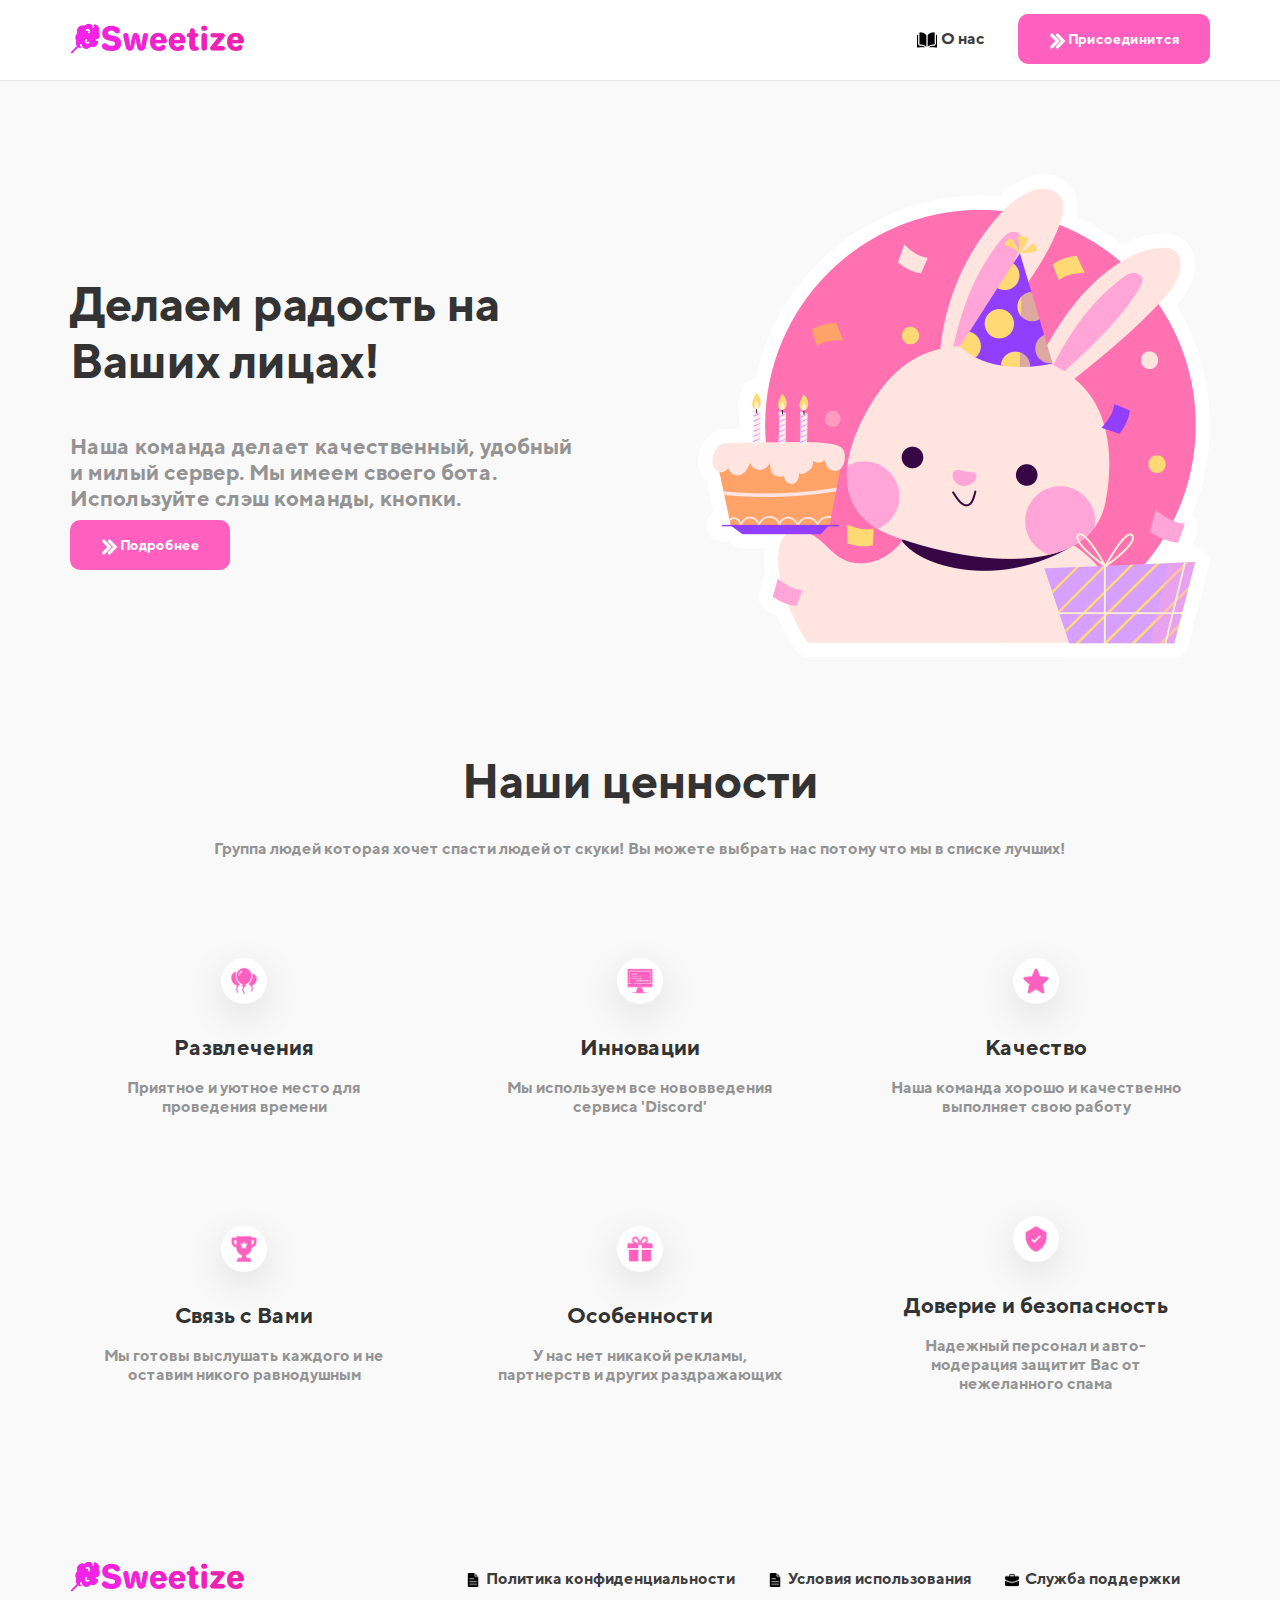
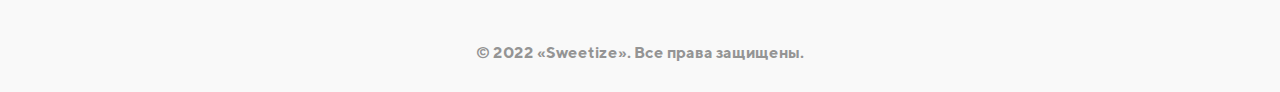
<file: index.html>
<!DOCTYPE html>
<html lang="en">
<head>
    <meta charset="UTF-8">
    <meta http-equiv="X-UA-Compatible" content="IE=edge">
    <meta name="viewport" content="width=device-width, initial-scale=1.0">
    <link rel="icon" type="image/x-icon" href="assets/img/favicon.png">
    <link rel="stylesheet" href="assets/css/global.css">
    <link rel="stylesheet" href="assets/css/fonts.css">
    <link rel="stylesheet" href="assets/css/pages.css">
    <title>Sweetize</title>
</head>
<body>
    <nav>
        <div class="navContainer">
            <a href="/"><img src="assets/img/logo.png" alt="Logo" class="navLogo"></a>
            <div class="navLinks">
                <a href="about.html" class="navText"><img src="assets/img/book.png" alt="">О нас</a>
                <!-- <a href="form.html" class="navText"><img src="assets/img/checklist.png" alt="">Заявка</a> -->
                <a href="https://discord.gg/9wNQgEs3gv" class="btn"><img src="assets/img/arrows.png" alt="">Присоединится</a>
            </div>
        </div>
    </nav>

    <main>
        <div>
            <p class="mainTitle">Делаем радость на Ваших лицах!</p>
            <p class="mainText">Наша команда делает качественный, удобный и милый сервер. Мы имеем своего бота. Используйте слэш команды, кнопки.</p>
            <a href="about.html" class="btn"><img src="assets/img/arrows.png" alt="">Подробнее</a>
        </div>
        <img src="assets/img/bunny.png" alt="bunny">
    </main>

    <section class="offers">
        <p class="offersTitle">Наши ценности</p>
        <p class="offersText">Группа людей которая хочет спасти людей от скуки! Вы можете выбрать нас потому что мы в списке лучших!</p>
        <div class="offersContainer">
            <div class="offersItem">
                <div><img src="assets/img/baloons.png" alt=""></div>
                <p class="offersItemTitle">Развлечения</p>
                <p class="offersItemText">Приятное и уютное место для проведения времени</p>
            </div>
            <div class="offersItem">
                <div><img src="assets/img/pc.png" alt=""></div>
                <p class="offersItemTitle">Инновации</p>
                <p class="offersItemText">Мы используем все нововведения сервиса 'Discord'</p>
            </div>
            <div class="offersItem">
                <div><img src="assets/img/star.png" alt=""></div>
                <p class="offersItemTitle">Качество</p>
                <p class="offersItemText">Наша команда хорошо и качественно выполняет свою работу</p>
            </div>
            <div class="offersItem">
                <div><img src="assets/img/trophy.png" alt=""></div>
                <p class="offersItemTitle">Связь с Вами</p>
                <p class="offersItemText">Мы готовы выслушать каждого и не оставим никого равнодушным</p>
            </div>
            <div class="offersItem">
                <div><img src="assets/img/gift.png" alt=""></div>
                <p class="offersItemTitle">Особенности</p>
                <p class="offersItemText">У нас нет никакой рекламы, партнерств и других раздражающих</p>
            </div>
            <div class="offersItem">
                <div><img src="assets/img/shield.png" alt=""></div>
                <p class="offersItemTitle">Доверие и безопасность</p>
                <p class="offersItemText">Надежный персонал и авто-модерация защитит Вас от нежеланного спама</p>
            </div>
        </div>
    </section>

    <footer>
        <div class="footerContainer">
            <a href="/"><img src="assets/img/logo.png" alt="Logo" class="navLogo"></a>
            <div class="footerItems">
                <a href="privacy.html"><img src="assets/img/page.png" alt="">Политика конфиденциальности</a>
                <a href="regulations.html"><img src="assets/img/page.png" alt="">Условия использования</a>
                <a href="https://discord.com/channels/947837163310026762/950973222810185738" target="_blank" rel="noopener"><img src="assets/img/case.png" alt="">Служба поддержки</a>
            </div>
        </div>
        <p>© 2022 «Sweetize». Все права защищены.</p>
    </footer>
    <!-- Код был написан Apexo#0723 (LegionerRI) -->
</body>
</html>
</file>
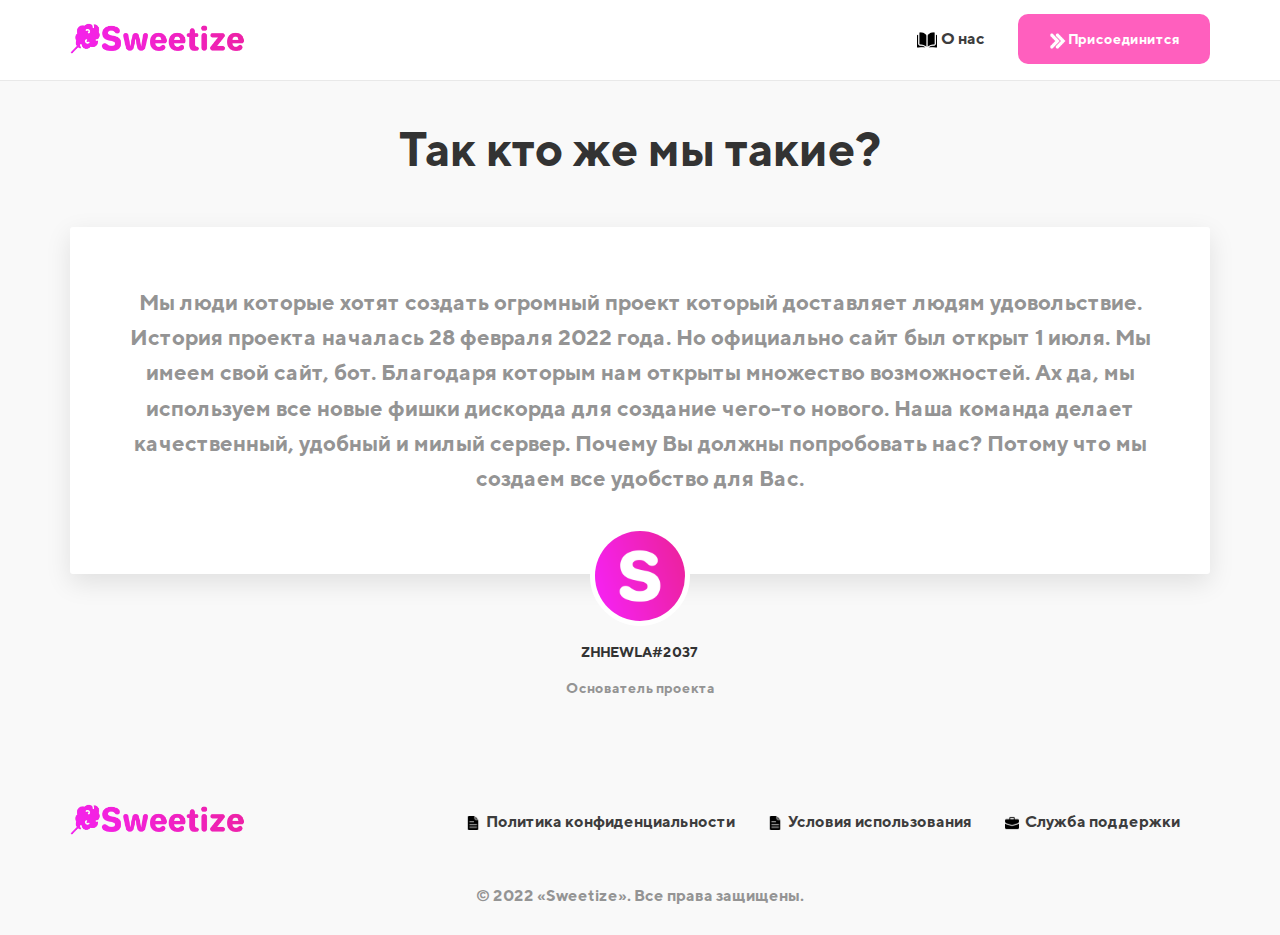
<file: about.html>
<!DOCTYPE html>
<html lang="en">
<head>
    <meta charset="UTF-8">
    <meta http-equiv="X-UA-Compatible" content="IE=edge">
    <meta name="viewport" content="width=device-width, initial-scale=1.0">
    <link rel="icon" type="image/x-icon" href="assets/img/favicon.png">
    <link rel="stylesheet" href="assets/css/global.css">
    <link rel="stylesheet" href="assets/css/fonts.css">
    <link rel="stylesheet" href="assets/css/pages.css">
    <title>Sweetize</title>
</head>
<body>
    <nav>
        <div class="navContainer">
            <a href="/"><img src="assets/img/logo.png" alt="Logo" class="navLogo"></a>
            <div class="navLinks">
                <a href="about.html" class="navText"><img src="assets/img/book.png" alt="">О нас</a>
                <!-- <a href="form.html" class="navText"><img src="assets/img/checklist.png" alt="">Заявка</a> -->
                <a href="https://discord.gg/9wNQgEs3gv" class="btn"><img src="assets/img/arrows.png" alt="">Присоединится</a>
            </div>
        </div>
    </nav>

    <section class="about">
        <p class="aboutTitle">Так кто же мы такие?</p>
        <div class="aboutContainer">
            <p class="aboutText">Мы люди которые хотят создать огромный проект который доставляет людям удовольствие. История проекта началась 28 февраля 2022 года. Но официально сайт был открыт 1 июля. Мы имеем свой сайт, бот. Благодаря которым нам открыты множество возможностей. Ах да, мы используем все новые фишки дискорда для создание чего-то нового. Наша команда делает качественный, удобный и милый сервер. Почему Вы должны попробовать нас? Потому что мы создаем все удобство для Вас.</p>
            <img src="assets/img/favicon.png" class="aboutAvatar" alt="">
        </div>
        <p class="aboutAvatarName">ZHHEWLA#2037</p>
        <p class="aboutAvatarText">Основатель проекта</p>
    </section>

    <footer>
        <div class="footerContainer">
            <a href="/"><img src="assets/img/logo.png" alt="Logo" class="navLogo"></a>
            <div class="footerItems">
                <a href="privacy.html"><img src="assets/img/page.png" alt="">Политика конфиденциальности</a>
                <a href="regulations.html"><img src="assets/img/page.png" alt="">Условия использования</a>
                <a href="https://discord.com/channels/947837163310026762/950973222810185738" target="_blank" rel="noopener"><img src="assets/img/case.png" alt="">Служба поддержки</a>
            </div>
        </div>
        <p>© 2022 «Sweetize». Все права защищены.</p>
    </footer>
    <!-- Код был написан Apexo#0723 (LegionerRI) -->
</body>
</html>
</file>
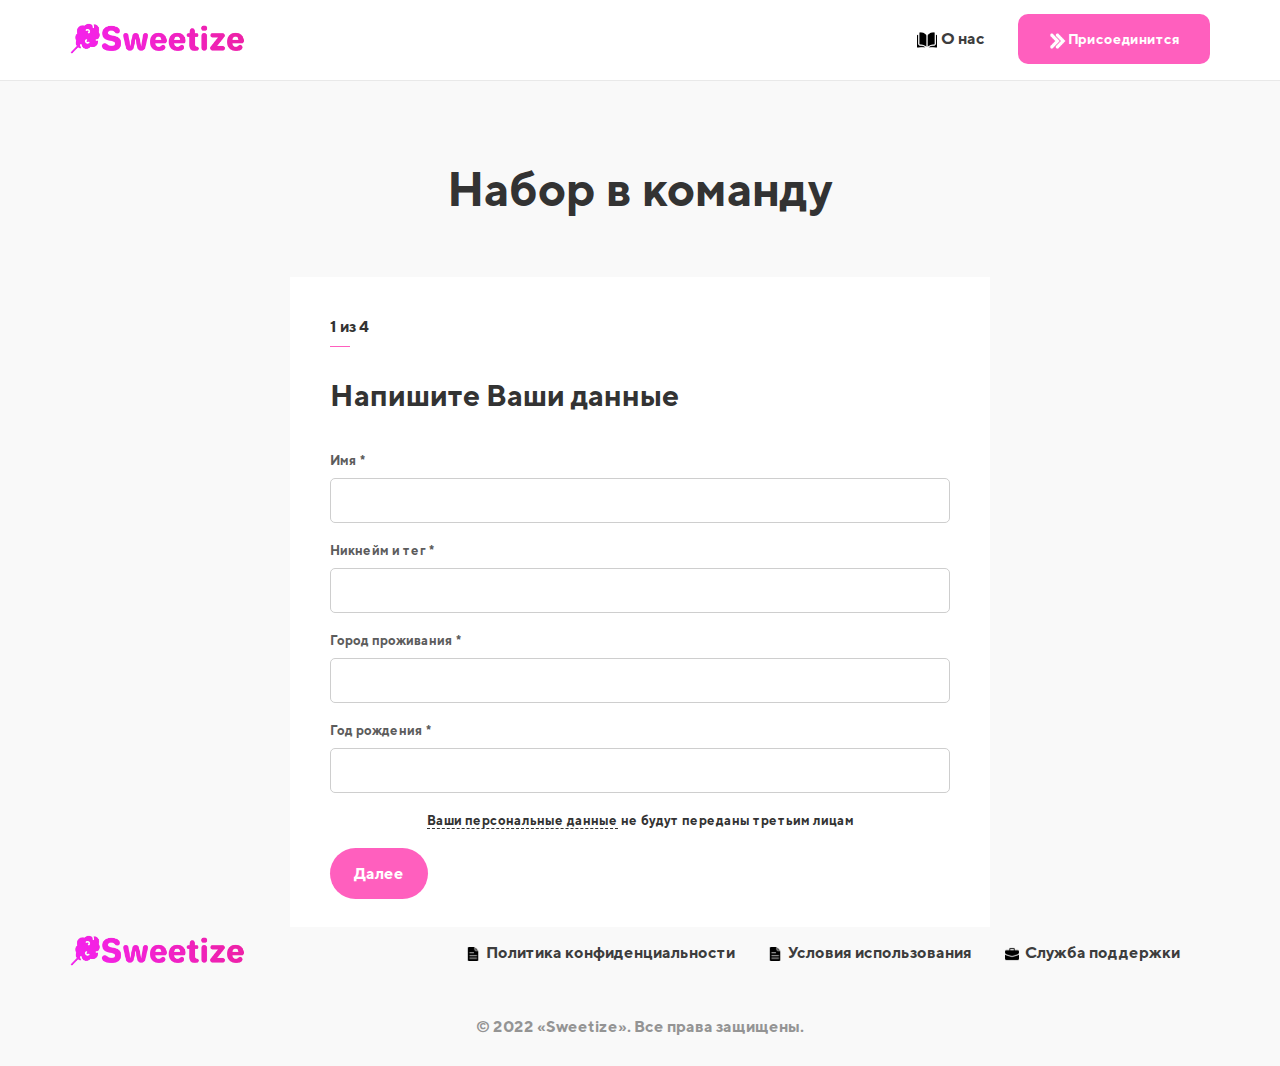
<file: form.html>
<!DOCTYPE html>
<html lang="en">
<head>
    <meta charset="UTF-8">
    <meta http-equiv="X-UA-Compatible" content="IE=edge">
    <meta name="viewport" content="width=device-width, initial-scale=1.0">
    <link rel="icon" type="image/x-icon" href="assets/img/favicon.png">
    <link rel="stylesheet" href="assets/css/global.css">
    <link rel="stylesheet" href="assets/css/fonts.css">
    <link rel="stylesheet" href="assets/css/form.css">
    <title>Sweetize</title>
    <script src="assets/js/forms.js"></script>
    <script src="assets/js/slider.js"></script>
</head>
<body>
    <nav>
        <div class="navContainer">
            <a href="/"><img src="assets/img/logo.png" alt="Logo" class="navLogo"></a>
            <div class="navLinks">
                <a href="about.html" class="navText"><img src="assets/img/book.png" alt="">О нас</a>
                <!-- <a href="form.html" class="navText"><img src="assets/img/checklist.png" alt="">Заявка</a> -->
                <a href="https://discord.gg/9wNQgEs3gv" class="btn"><img src="assets/img/arrows.png" alt="">Присоединится</a>
            </div>
        </div>
    </nav>

    <p class="formTitle">Набор в команду</p>
    <section class="form">
        <div id="succesModal" class="formModalSucces hidden">
            <div class="formModelSuccesContainer">
                <svg xmlns="http://www.w3.org/2000/svg" id="Bold" viewBox="0 0 8 8" width="100" height="100"><path d="M6.564.75l-3.59 3.612-1.538-1.55L0 4.26 2.974 7.25 8 2.193z"/></svg>
                <p class="formModalSuccesTitle">Успех</p>
                <p class="formModalSuccesText">Заявка была успешно отправлена</p>
            </div>
            
        </div>
        <div class="formContainer">
            <div class="formStep">
                <p>1 из 4</p>
                <div class="formSectionline"></div>
                
                <p class="formSectionTitle">Напишите Ваши данные</p>
                <div>
                    <p class="formItemText">Имя *</p>
                    <input type="text" id="formName" class="formInput">
                </div>
                <div>
                    <p class="formItemText">Никнейм и тег *</p>
                    <input type="text" id="formTag" class="formInput">
                </div>
                <div>
                    <p class="formItemText">Город проживания *</p>
                    <input type="text" id="formCity" class="formInput">
                </div>
                <div>
                    <p class="formItemText">Год рождения *</p>
                    <input type="text" id="formYear" class="formInput">
                </div>
                <p class="formSectionDescription"><a href="privacy.html">Ваши персональные данные</a> не будут переданы третьим лицам</p>
                <button class="formNext">Далее</button>
            </div>
            <div class="formStep">
                <p>2 из 4</p>
                <div class="formSectionline"></div>
                <p class="formSectionTitle">Сколько часов Вы можете быть в активности</p>
                <div class="slider">
                    <div class="sliderContainer">
                        <div class="sliderMin sliderLabel">1</div>
                        <div class="sliderMax sliderLabel">24</div>
                        <div class="sliderSize"></div>
                    </div>
                    <div>
                        <div class="sliderBackground"></div>
                        <div class="sliderProgress"></div>
                        <input id="slider" class="sliderInput" type="range" min="1" max="24" value="1"/>
                    </div>
                </div>
                <button class="formReturn">Назад</button>
                <button class="formNext">Далее</button>
            </div>
            <div class="formStep">
                <p>3 из 4</p>
                <div class="formSectionline"></div>
                <p class="formSectionTitle">Выберите роль</p>
                <div>
                    <input name="checkboxModer" id="moder" type="checkbox" class="formInput">
                    <label for="moder">Модератор</label>
                </div>
                <div>
                    <input name="checkboxHelper" id="helper" type="checkbox" class="formInput">
                    <label for="helper">Помощник</label>
                </div>
                <div>
                    <input name="checkboxevEventer" id="eventer" type="checkbox" class="formInput">
                    <label for="eventer">Ивентер</label>
                </div>
                <button class="formReturn">Назад</button>
                <button class="formNext">Далее</button>
            </div>
            <div class="formStep">
                <p>4 из 4</p>
                <div class="formSectionline"></div>
                <p class="formSectionTitle">Напишите как бы Вы поступили с нарушителем</p>
                <div>
                    <textarea name="text" id="textArea" cols="30" rows="10"></textarea>
                </div>
                <button class="formReturn">Назад</button>
                <button class="formSubmit" onclick="submit()">Отправить</button>
            </div>
        </div>
    </section>

    <footer>
        <div class="footerContainer">
            <a href="/"><img src="assets/img/logo.png" alt="Logo" class="navLogo"></a>
            <div class="footerItems">
                <a href="privacy.html"><img src="assets/img/page.png" alt="">Политика конфиденциальности</a>
                <a href="regulations.html"><img src="assets/img/page.png" alt="">Условия использования</a>
                <a href="https://discord.com/channels/947837163310026762/950973222810185738" target="_blank" rel="noopener"><img src="assets/img/case.png" alt="">Служба поддержки</a>
            </div>
        </div>
        <p>© 2022 «Sweetize». Все права защищены.</p>
    </footer>
    <!-- Код был написан Apexo#0723 (LegionerRI) -->
</body>
</html>
</file>
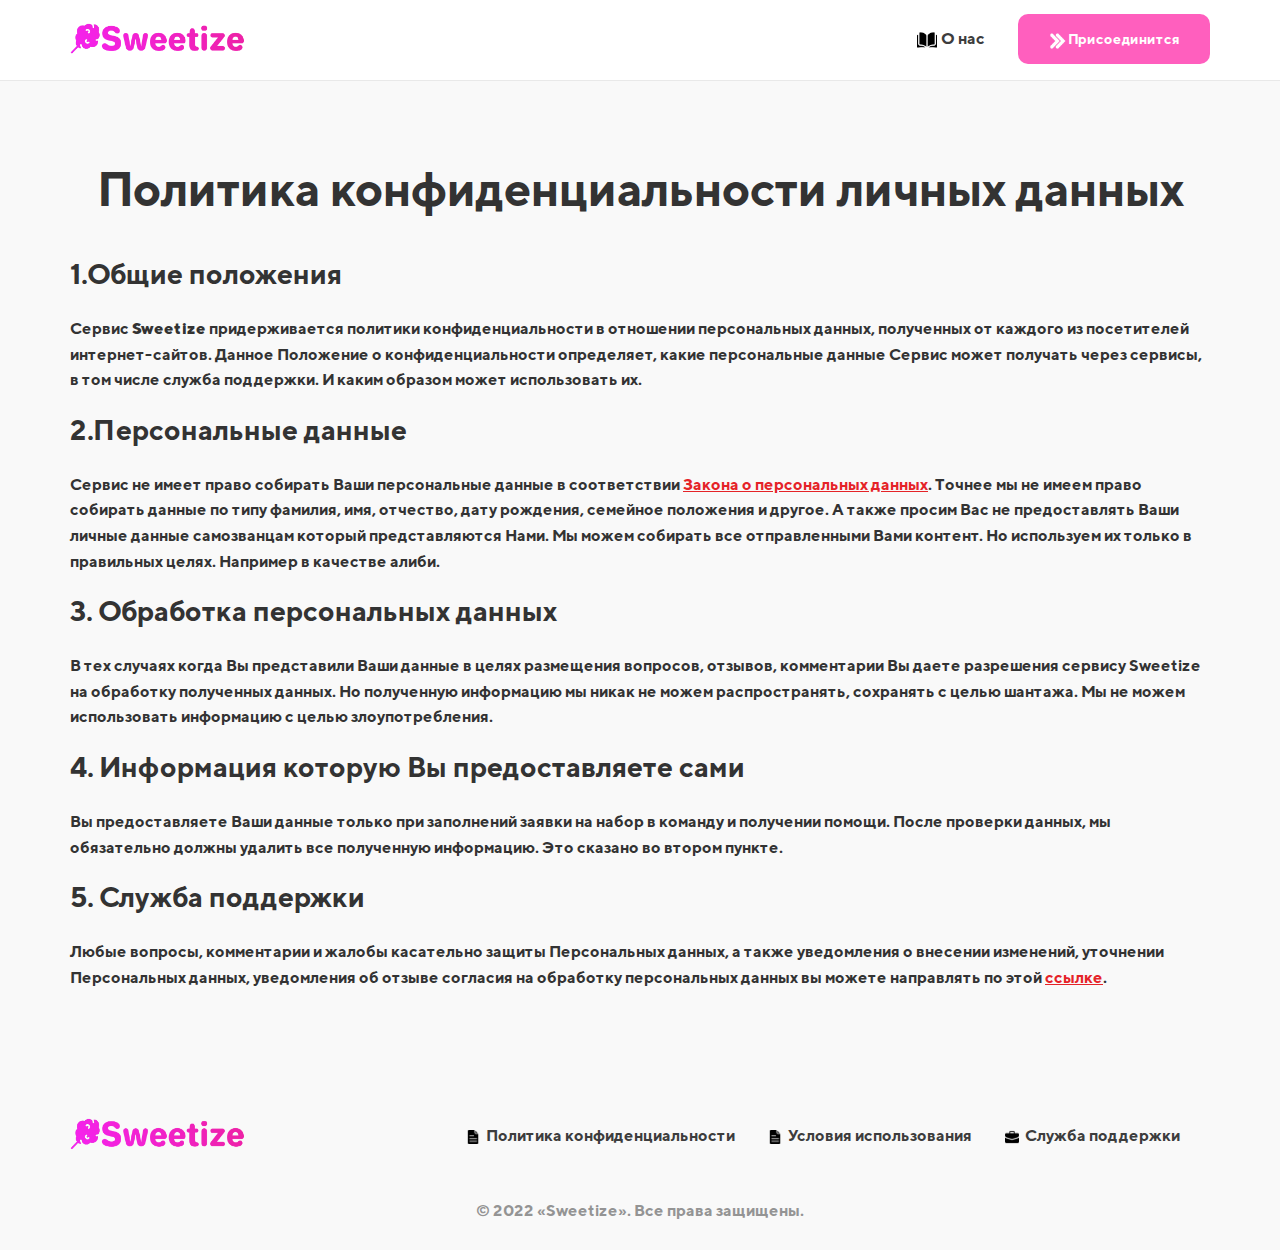
<file: privacy.html>
<!DOCTYPE html>
<html lang="en">
<head>
    <meta charset="UTF-8">
    <meta http-equiv="X-UA-Compatible" content="IE=edge">
    <meta name="viewport" content="width=device-width, initial-scale=1.0">
    <link rel="icon" type="image/x-icon" href="assets/img/favicon.png">
    <link rel="stylesheet" href="assets/css/global.css">
    <link rel="stylesheet" href="assets/css/fonts.css">
    <link rel="stylesheet" href="assets/css/pages.css">
    <title>Sweetize</title>
</head>
<body>
    <nav>
        <div class="navContainer">
            <a href="/"><img src="assets/img/logo.png" alt="Logo" class="navLogo"></a>
            <div class="navLinks">
                <a href="about.html" class="navText"><img src="assets/img/book.png" alt="">О нас</a>
                <!-- <a href="form.html" class="navText"><img src="assets/img/checklist.png" alt="">Заявка</a> -->
                <a href="https://discord.gg/9wNQgEs3gv" class="btn"><img src="assets/img/arrows.png" alt="">Присоединится</a>
            </div>
        </div>
    </nav>

    <section class="privacy">
        <p class="privacyTitle">Политика конфиденциальности личных данных</p>
        <div class="privacyContainer">
            <div class="privacyItem">
                <p class="privacyItemTitle">1.Общие положения</p>
                <p class="privacyItemText">Сервис <strong>Sweetize</strong> придерживается политики конфиденциальности в отношении персональных данных, полученных от каждого из посетителей интернет-сайтов. Данное Положение о конфиденциальности определяет, какие персональные данные Сервис может получать через сервисы, в том числе служба поддержки. И каким образом может использовать их.</p>
            </div>
            <div class="privacyItem">
                <p class="privacyItemTitle">2.Персональные данные</p>
                <p class="privacyItemText">Сервис не имеет право собирать Ваши персональные данные в соответствии <a href="https://legalacts.ru/doc/152_FZ-o-personalnyh-dannyh/" target="_blank" rel="noopener">Закона о персональных данных</a>. Точнее мы не имеем право собирать данные по типу фамилия, имя, отчество, дату рождения, семейное положения и другое. А также просим Вас не предоставлять Ваши личные данные самозванцам который представляются Нами. Мы можем собирать все отправленными Вами контент. Но используем их только в правильных целях. Например в качестве алиби.</p>
            </div>
            <div class="privacyItem">
                <p class="privacyItemTitle">3. Обработка персональных данных</p>
                <p class="privacyItemText">В тех случаях когда Вы представили Ваши данные в целях размещения вопросов, отзывов, комментарии Вы даете разрешения сервису Sweetize на обработку полученных данных. Но полученную информацию мы никак не можем распространять, сохранять с целью шантажа. Мы не можем использовать информацию с целью злоупотребления.</p>
            </div>
            <div class="privacyItem">
                <p class="privacyItemTitle">4. Информация которую Вы предоставляете сами</p>
                <p class="privacyItemText">Вы предоставляете Ваши данные только при заполнений заявки на набор в команду и получении помощи. После проверки данных, мы обязательно должны удалить все полученную информацию. Это сказано во втором пункте.</p>
            </div>
            <div class="privacyItem">
                <p class="privacyItemTitle">5. Служба поддержки</p>
                <p class="privacyItemText">Любые вопросы, комментарии и жалобы касательно защиты Персональных данных, а также уведомления о внесении изменений, уточнении Персональных данных, уведомления об отзыве согласия на обработку персональных данных вы можете направлять по этой <a href="https://discord.com/channels/947837163310026762/950973222810185738" target="_blank" rel="noopener">ссылке</a>.</p>
            </div>
        </div>
    </section>

    <footer>
        <div class="footerContainer">
            <a href="/"><img src="assets/img/logo.png" alt="Logo" class="navLogo"></a>
            <div class="footerItems">
                <a href="privacy.html"><img src="assets/img/page.png" alt="">Политика конфиденциальности</a>
                <a href="regulations.html"><img src="assets/img/page.png" alt="">Условия использования</a>
                <a href="https://discord.com/channels/947837163310026762/950973222810185738" target="_blank" rel="noopener"><img src="assets/img/case.png" alt="">Служба поддержки</a>
            </div>
        </div>
        <p>© 2022 «Sweetize». Все права защищены.</p>
    </footer>
    <!-- Код был написан Apexo#0723 (LegionerRI) -->
</body>
</html>
</file>
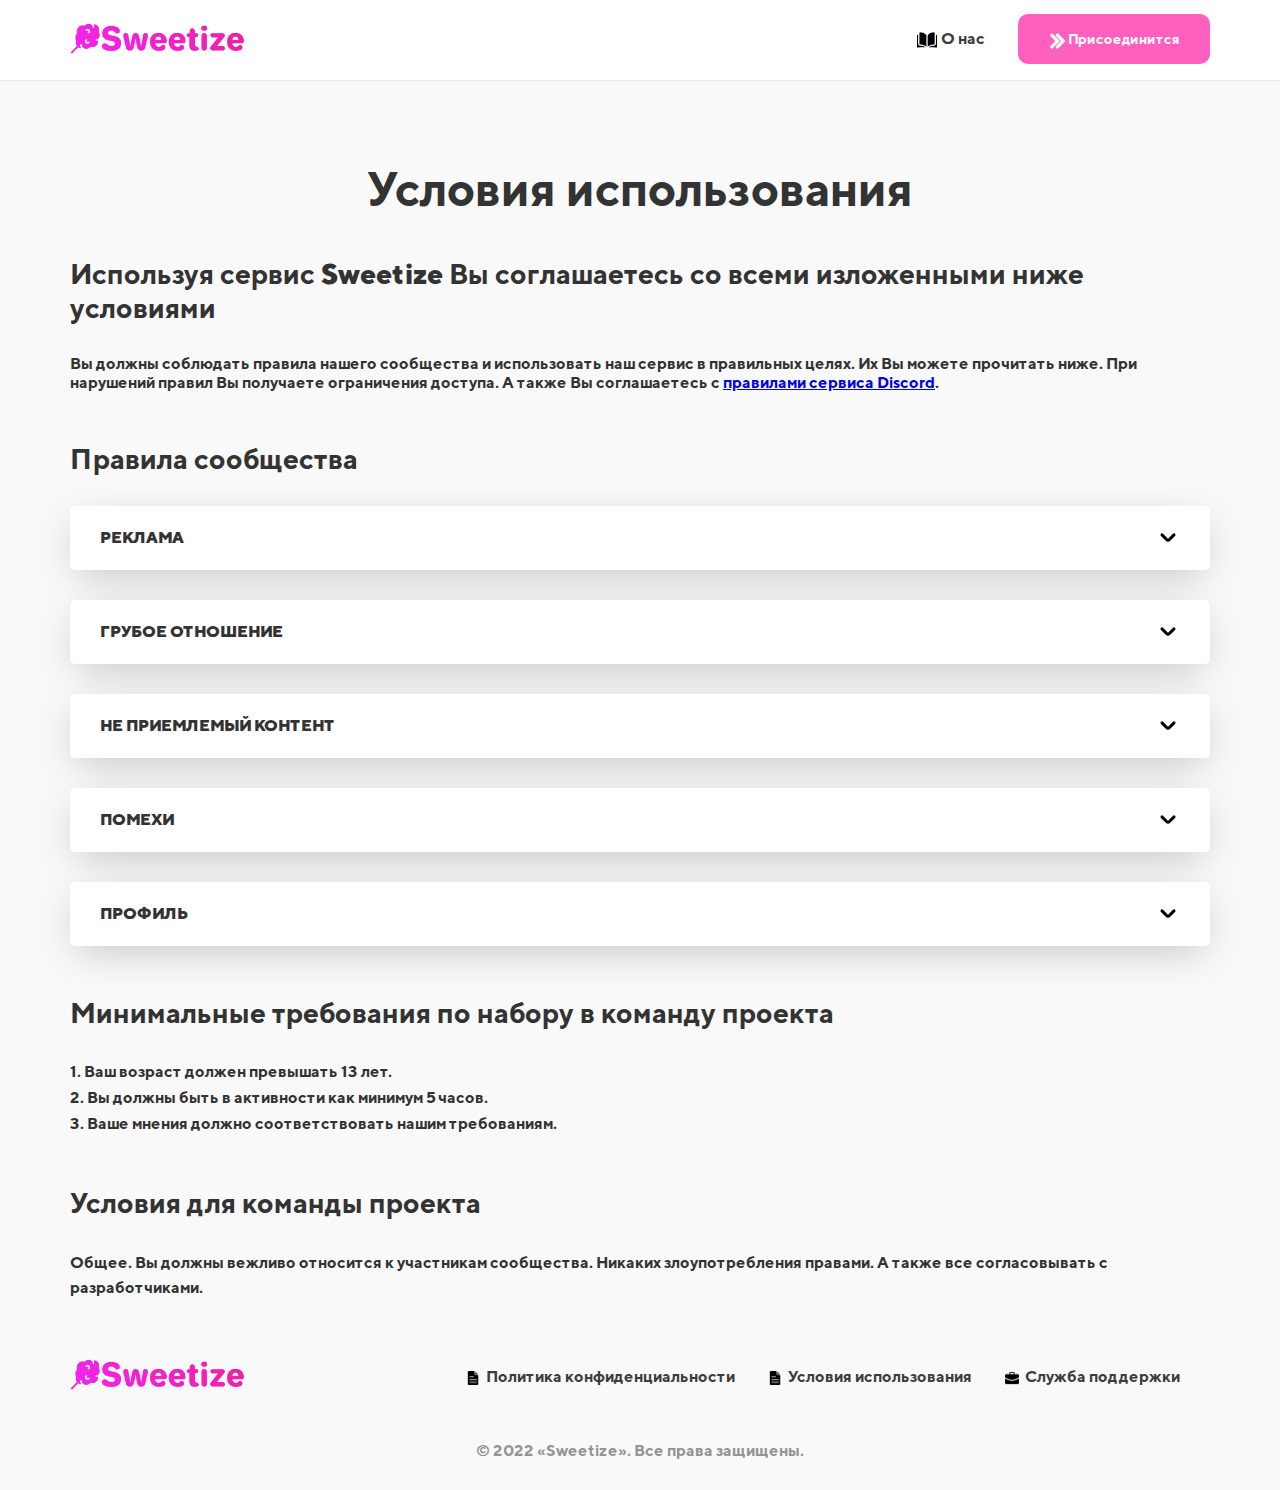
<file: regulations.html>
<!DOCTYPE html>
<html lang="en">
<head>
    <meta charset="UTF-8">
    <meta http-equiv="X-UA-Compatible" content="IE=edge">
    <meta name="viewport" content="width=device-width, initial-scale=1.0">
    <link rel="icon" type="image/x-icon" href="assets/img/favicon.png">
    <link rel="stylesheet" href="assets/css/global.css">
    <link rel="stylesheet" href="assets/css/fonts.css">
    <link rel="stylesheet" href="assets/css/pages.css">
    <title>Sweetize</title>
    <script src="assets/js/dropdown.js"></script>
</head>
<body>
    <nav>
        <div class="navContainer">
            <a href="/"><img src="assets/img/logo.png" alt="Logo" class="navLogo"></a>
            <div class="navLinks">
                <a href="about.html" class="navText"><img src="assets/img/book.png" alt="">О нас</a>
                <!-- <a href="form.html" class="navText"><img src="assets/img/checklist.png" alt="">Заявка</a> -->
                <a href="https://discord.gg/9wNQgEs3gv" class="btn"><img src="assets/img/arrows.png" alt="">Присоединится</a>
            </div>
        </div>
    </nav>

    <section class="regulations">
        <p class="regulationsTitle">Условия использования</p>
        <div class="regulationsItem">
            <p class="regulationsItemTitle">Используя сервис <strong>Sweetize</strong> Вы соглашаетесь со всеми изложенными ниже условиями</p>
            <p class="regulationsDescription">Вы должны соблюдать правила нашего сообщества и использовать наш сервис в правильных целях. Их Вы можете прочитать ниже. При нарушений правил Вы получаете ограничения доступа. А также Вы соглашаетесь с <a href="https://discord.com/guidelines" target="_blank" rel="noopener">правилами сервиса Discord</a>.</p>
        </div>
        <div class="regulationsItem">
            <p class="regulationsItemTitle">Правила сообщества</p>
            <div class="dropdown">
                <div class="dropdownTitle">
                    <strong>РЕКЛАМА</strong>
                    <svg xmlns="http://www.w3.org/2000/svg" id="Bold" viewBox="0 0 24 24" width="24" height="24"><path d="M19.061,7.854a1.5,1.5,0,0,0-2.122,0l-4.586,4.585a.5.5,0,0,1-.707,0L7.061,7.854A1.5,1.5,0,0,0,4.939,9.975l4.586,4.586a3.5,3.5,0,0,0,4.95,0l4.586-4.586A1.5,1.5,0,0,0,19.061,7.854Z"/></svg>
                </div>
    
                <div class="dropdownText">
                    <p class="description">Мы выступаем против надоедающих реклам Ваших проектов и соц.сетей.</p>
                </div>
            </div>
            <div class="dropdown">
                <div class="dropdownTitle">
                    <strong>ГРУБОЕ ОТНОШЕНИЕ</strong>
                    <svg xmlns="http://www.w3.org/2000/svg" id="Bold" viewBox="0 0 24 24" width="24" height="24"><path d="M19.061,7.854a1.5,1.5,0,0,0-2.122,0l-4.586,4.585a.5.5,0,0,1-.707,0L7.061,7.854A1.5,1.5,0,0,0,4.939,9.975l4.586,4.586a3.5,3.5,0,0,0,4.95,0l4.586-4.586A1.5,1.5,0,0,0,19.061,7.854Z"/></svg>
                </div>
    
                <div class="dropdownText">
                    <p class="description">Уважительно относитесь к участникам нашего сервиса.</p>
                </div>
            </div>
            <div class="dropdown">
                <div class="dropdownTitle">
                    <strong>НЕ ПРИЕМЛЕМЫЙ КОНТЕНТ</strong>
                    <svg xmlns="http://www.w3.org/2000/svg" id="Bold" viewBox="0 0 24 24" width="24" height="24"><path d="M19.061,7.854a1.5,1.5,0,0,0-2.122,0l-4.586,4.585a.5.5,0,0,1-.707,0L7.061,7.854A1.5,1.5,0,0,0,4.939,9.975l4.586,4.586a3.5,3.5,0,0,0,4.95,0l4.586-4.586A1.5,1.5,0,0,0,19.061,7.854Z"/></svg>
                </div>
    
                <div class="dropdownText">
                    <p class="description">Мы выступаем против надоедающих реклам Ваших проектов и соц.сетей.</p>
                </div>
            </div>
            <div class="dropdown">
                <div class="dropdownTitle">
                    <strong>ПОМЕХИ</strong>
                    <svg xmlns="http://www.w3.org/2000/svg" id="Bold" viewBox="0 0 24 24" width="24" height="24"><path d="M19.061,7.854a1.5,1.5,0,0,0-2.122,0l-4.586,4.585a.5.5,0,0,1-.707,0L7.061,7.854A1.5,1.5,0,0,0,4.939,9.975l4.586,4.586a3.5,3.5,0,0,0,4.95,0l4.586-4.586A1.5,1.5,0,0,0,19.061,7.854Z"/></svg>
                </div>
    
                <div class="dropdownText">
                    <p class="description">Общение на понятном языке, спам, злоупотребление абсурдным контентом.</p>
                </div>
            </div>
            <div class="dropdown">
                <div class="dropdownTitle">
                    <strong>ПРОФИЛЬ</strong>
                    <svg xmlns="http://www.w3.org/2000/svg" id="Bold" viewBox="0 0 24 24" width="24" height="24"><path d="M19.061,7.854a1.5,1.5,0,0,0-2.122,0l-4.586,4.585a.5.5,0,0,1-.707,0L7.061,7.854A1.5,1.5,0,0,0,4.939,9.975l4.586,4.586a3.5,3.5,0,0,0,4.95,0l4.586-4.586A1.5,1.5,0,0,0,19.061,7.854Z"/></svg>
                </div>
    
                <div class="dropdownText">
                    <p class="description">Иметь неподобающий профиль.</p>
                </div>
            </div>
        </div>
        <div class="regulationsItem">
            <p class="regulationsItemTitle">Минимальные требования по набору в команду проекта</p>
            <p class="regulationsItemText">1. Ваш возраст должен превышать 13 лет.<br>2. Вы должны быть в активности как минимум 5 часов.<br>3. Ваше мнения должно соответствовать нашим требованиям.</p>
        </div>
        <div class="regulationsItem">
            <p class="regulationsItemTitle">Условия для команды проекта</p>
            <p class="regulationsItemText">Общее. Вы должны вежливо относится к участникам сообщества. Никаких злоупотребления правами. А также все согласовывать с разработчиками.</p>
        </div>
    </section>

    <footer>
        <div class="footerContainer">
            <a href="/"><img src="assets/img/logo.png" alt="Logo" class="navLogo"></a>
            <div class="footerItems">
                <a href="privacy.html"><img src="assets/img/page.png" alt="">Политика конфиденциальности</a>
                <a href="regulations.html"><img src="assets/img/page.png" alt="">Условия использования</a>
                <a href="https://discord.com/channels/947837163310026762/950973222810185738" target="_blank" rel="noopener"><img src="assets/img/case.png" alt="">Служба поддержки</a>
            </div>
        </div>
        <p>© 2022 «Sweetize». Все права защищены.</p>
    </footer>
    <!-- Код был написан Apexo#0723 (LegionerRI) -->
</body>
</html>
</file>
<file: assets/css/global.css>
* {
	margin: 0;
	padding: 0;
	box-sizing: border-box;
}

body {
    background-color: #f9f9f9;
    font-family: 'TTNorms';
    color: #333333;
}

nav {
	border-bottom: 1px #e9e9e9 solid;
    background-color: white;
    position: fixed;
    width: 100%;
	z-index: 1;
    top: 0;
}

.navContainer {
    margin: auto;
    display: flex;
    align-items: center;
    max-width: 1140px;
    min-height: 80px;
    justify-content: space-between;
}

.navLogo {
    vertical-align: middle;
    width: 180px;
    height: auto;
}

.navText {
    text-decoration: none;
    margin-right: 30px;
    color: #3d3d3d;
}

.navText img {
    vertical-align: middle;
    margin-right: 4px;
    width: 20px;
    height: auto;
}

footer {
    margin: auto;
    max-width: 1140px;
}

footer p {
    color: #949494;
    text-align: center;
    margin-top: 40px;
    margin-bottom: 30px;
}

.footerContainer {
    display: flex;
    align-items: center;
    justify-content: space-between;
}

.footerItems a {
    text-decoration: none;
    color: #3d3d3d;
    margin-right: 30px;
}

.footerItems a img {
    vertical-align: middle;
    width: 14px;
    height: 14px;
    margin-right: 6px;
}

/* --Полезные модули-- */

/* Кнопки */
.btn {
    padding: 17px 30px;
    background-color: #ff5fbe;
    text-decoration: none;
    border-radius: 10px;
    font-size: 14px;
    color: #ffffff;
}

.btn img {
    vertical-align: middle;
    width: 20px;
    height: auto;
}
</file>
<file: assets/css/fonts.css>
@font-face {
    font-family: "TTNorms";
    src: url('../fonts/TTNorms-ExtraBold.ttf') format('truetype');
    font-weight: bold;
    font-style: normal;
}

@font-face {
    font-family: "TTNorms";
    src: url('../fonts/TTNorms-Bold.ttf') format('truetype');
    font-weight: normal;
    font-style: normal;
}
</file>
<file: assets/css/pages.css>
/* Главная */
main {
    padding-top: 80px;
    display: flex;
    align-items: center;
    margin: auto;
    margin-top: 80px;
    max-width: 1140px;
    justify-content: space-between;
}

main div {
    max-width: 510px;
}

.mainTitle {
    font-size: 48px;
}

.mainText {
    margin: 44px 0 24px 0;
    font-size: 22px;
    color: #949494;
}

.offers {
    margin: 80px auto 160px auto;
    max-width: 1100px;
    text-align: center;
}

.offersTitle {
    font-size: 48px;
}

.offersText {
    margin-top: 30px;
    font-size: 16px;
    color: #949494;
}

.offersContainer {
    flex-wrap: wrap;
    display: flex;
	align-items: center;
	justify-content: space-between;
}

.offersItem {
    margin-top: 100px;
    flex-basis: 28%;
}

.offersItem div {
    display: inline-block;
    margin: auto auto 30px auto;
    width: 46px;
    height: 46px;
    padding: 8px;
    box-shadow: rgb(0 0 0 / 22%) 0px 11px 40px -7px;
    background-color: white;
    border-radius: 50%;
}

.offersItem div img {
    vertical-align: middle;
    width: 100%;
    height: 100%;
    margin-bottom: 30px;
}

.offersItemTitle {
    margin-bottom: 18px;
    font-size: 22px;
}

.offersItemText {
    font-size: 16px;
    color: #949494;
}

/* О нас */
.about {
    margin: 40px auto;
    margin-bottom: 0;
    max-width: 1140px;
    padding-top: 80px;
    text-align: center;
}

.aboutContainer {
    position: relative;
    background-color: white;
    border-radius: 3px;
    padding: 58px;
    padding-bottom: 0;
    box-shadow: 0 8.666666666666666px 26px 0px rgb(0 0 0 / 10%);
    border-bottom: 78px solid transparent
}

.aboutTitle {
    font-size: 48px;
    margin-bottom: 50px;
}

.aboutText {
    font-size: 22px;
    color: #949494;
    line-height: 1.6;
}

.aboutAvatar {
    position: absolute;
    border-radius: 50%;
    background-size: cover;
    background-color: white;
    border: 5px solid white;
    width: 100px;
    height: auto;
    left:0;
    right:0;
    margin: 30px auto;
    margin-bottom: 0;
}

.aboutAvatarName {
    margin-top: 70px;
    margin-bottom: 20px;
    font-size: 14px;
}

.aboutAvatarText {
    margin-bottom: 100px;
    font-size: 14px;
    color: #949494;
}

/* Политика конфиденциальности */
.privacy {
    margin: 40px auto;
    margin-bottom: 0;
    max-width: 1140px;
    padding-top: 80px;
    text-align:left;
}

.privacyContainer {
    margin-bottom: 120px;
}

.privacyTitle {
    text-align: center;
    font-size: 48px;
    margin: 40px 0;
}

.privacyItemTitle {
    font-size: 28px;
    margin-bottom: 26px;
}

.privacyItemText {
    font-weight: normal;
    font-size: 16px;
    line-height: 1.6;
    margin-bottom: 20px;
}

.privacyItemText a {
    color: #e52328;
}

/* Условия использования */
.regulations {
    margin: 80px auto;
    margin-bottom: 0;
    max-width: 1140px;
    padding-top: 80px;
}

.regulationsTitle {
    margin-bottom: 40px;
    text-align: center;
    font-size: 48px;
}

.regulationsItem {
    margin-bottom: 50px;
}

.regulationsItemTitle {
    line-height: 1.2;
    margin-bottom: 30px;
    font-size: 28px;
}

.regulationsItemText {
    line-height: 1.6;
    font-size: 16px;
}

.regulationsItemText a {
    color: #e52328;
}

/* Dropdowns */
.dropdown {
    border-radius: 5px;
    margin-bottom: 30px;
    padding: 0 30px;
    background-color: white;
    transition: 0.2s ease-in-out;
    box-shadow: rgb(0 0 0 / 22%) 0px 11px 40px -7px;
}

.dropdownTitle {
    cursor: pointer;
    display: flex;
    margin: auto;
    padding: 20px 0;
    align-items: center;
    text-transform: uppercase;
    justify-content: space-between;
}

.dropdownTitle svg {
    transition: all 0.2s linear;
}

.dropdownTitle.dropdownActive svg {
    transform: rotate(0.5turn);
}

.dropdownText {
    border-top: 0 solid rgba(0, 0, 0, 0.1);
    transition: all 0.3s ease-in-out;
    overflow: hidden;
    height: 0;
    padding: 0;
}

.dropdownText.dropdownActive {
    border-top: 1px solid rgba(0, 0, 0, 0.1);
    height: 60px;
    padding: 20px 0;
}
</file>
<file: assets/css/form.css>
/* Вёрст часть */
.form {
    position: relative;
    margin: 160px auto;
    margin-bottom: 160px;
    max-width: 700px;
    height: 650px;

    margin: auto;
    overflow: hidden;
}

.formTitle {
    font-size: 48px;
    text-align: center;
    margin-top: 160px;
    margin-bottom: 60px;
}

.formContainer, .formModalSucces {
    background-color: white;
    transition: all 0.5s ease-in-out;
    position: absolute;
    min-width: 700px;
    display: flex;
}

.formModalSucces {
    height: 682px;
    align-items: center;
}

.formContainer.hidden, .formModalSucces.hidden {
    opacity: 0;
}

.formModelSuccesContainer {
    width: 400px;
    margin: auto;
    text-align: center;
}

.formModelSuccesContainer svg {
    margin-bottom: 20px;
    fill: rgb(127, 212, 0);
}

.formModalSuccesTitle {
    margin-bottom: 10px;
    font-size: 38px;
}

.formModalSuccesText {
    font-size: 20px;
}


.formStep {
    width: 700px;
    padding: 40px;
}

.formSectionline {
    margin: 10px 0 30px 0;
    width: 20px;
    height: 1px;
    background-color: #ff5fbe;
}

.formSectionTitle {
    max-width: 500px;
    font-size: 30px;
    margin-bottom: 40px;
}

.formSectionDescription {
    text-align: center;
    font-size: 13px;
}

.formSectionDescription a {
    text-decoration: none;
    border-bottom-width: 1px;
    border-bottom-style: dashed;
    color: inherit;
    cursor: pointer;
}

.formNext, .formReturn, .formSubmit {
    font-size: 16px;
    padding: 16px 24px;
    margin: 20px 0;
    /* margin-bottom: 30px; */
    font-family: 'TTNorms';
    border-radius: 30px;
}

.formNext, .formSubmit {
    background-color: #ff5fbe;
    color: #ffffff;
    border: none;
}

.formReturn {
    margin-right: 18px;
    background-color: rgba(235, 235, 235, 0);
    border-color: rgb(188, 188, 188);
    border: 1px solid #cecece;
}

/* Ввод в поле текста */
.formItemText {
    font-size: 13px;
    color: #5c5c5c;
    margin-bottom: 10px;
}

.formInput[type='text'] {
    transition: all 0.3s ease;
    border: 1px solid #cecece;
    outline-color: #ff5fbe;
    border-radius: 5px;
    width: 100%;
    margin-bottom: 20px;
    padding: 14px 10px;
	font-size: 13px;
}

.formInput[type='text']:focus {
    background-color: #f8f8f8;
}
/* Слайдер */
.slider {
    position: relative;
    max-width: 640px;
    margin: auto;
    margin-bottom: 30px;
}

.sliderContainer {
    position: relative;
    width: 100%;

    display: flex;
    justify-content: space-between;
    align-items: center;

    margin-bottom: 12px;
}

.sliderLabel, .sliderSize {
    padding: 2px 4px;
    border-radius: 2px;
}

.sliderLabel {
    background-color: #cecece;
}

.sliderLabel.hidden {
    opacity: 0;
}

.sliderSize {
    background-color: #ff5fbe;
    position: absolute;
    color: white;
}

.sliderBackground, .sliderProgress {
    border-radius: 30px;
    pointer-events: none;
    position: absolute;

    bottom: 5px;
    height: 3px;
    left: 0;
}

.sliderBackground {
    width: 100%;
    background-color: #cecece;
    z-index: -1;
}

.sliderProgress {
    background-color: #ff5fbe;
    z-index: 1;
}

.sliderInput, .sliderInput::-webkit-slider-thumb, .sliderInput::-webkit-slider-runnable-track {
    -webkit-appearance: none;
}

.sliderInput {
    width: 100%;
    height: 100%;
    background: lightgray;
    outline: none;
    margin: 5px 0;
    z-index: 1;
}

.sliderInput::-webkit-slider-thumb {
    width: 24px;
    height: 24px;
    border-radius: 30px;
    border: 3px solid #ff5fbe;
    background-color: white;
    margin-top: -10px;
    z-index: 99;
}

.sliderInput::-webkit-slider-runnable-track {
    width: 100%;
    height: 3px;
    cursor: pointer;
    background: none;
    border-radius: 4px;
    z-index: 1;
}

.sliderSize {
    position: absolute;
}


/* Checkbox */
.formInput[type='checkbox']:not(:checked),
.formInput[type='checkbox']:checked {
    position: absolute;
    opacity: 0.01;
}
.formInput[type='checkbox']:not(:checked)+label,
.formInput[type='checkbox']:checked+label {
    display: inline-flex;
    align-items: center;
    user-select: none;
    position: relative;
    padding-left: 2.3em;
    font-size: 1.05em;
    line-height: 1.7;
    cursor: pointer;
}

.formInput[type="checkbox"]:not(:checked) + label:before,
.formInput[type="checkbox"]:checked + label:before {
    background-repeat: no-repeat;
    background-position: center center;
    background-size: 50% 50%;
    position: absolute;
    content: '';
    left: 0;
    top: 0;
    width: 1.4em;
    height: 1.4em;
    border: 1px solid #aaa;
    border-radius: .2em;
}

.formInput[type="checkbox"]:checked+label::before {
    border-color: #ff5fbe;
    background-color: #ff5fbe;
    background-image: url("data:image/svg+xml,%3csvg xmlns='http://www.w3.org/2000/svg' viewBox='0 0 8 8'%3e%3cpath fill='%23fff' d='M6.564.75l-3.59 3.612-1.538-1.55L0 4.26 2.974 7.25 8 2.193z'/%3e%3c/svg%3e");
}

/* Ввод текста развёрнутом окне */
#textArea {
    outline-color: #cecece;
    transition: all 0.6s linear;
    border: 1px solid #cecece;
}

#textArea:focus {
    outline-color: #ff5fbe;
    background-color: #f8f8f8;
}
</file>
